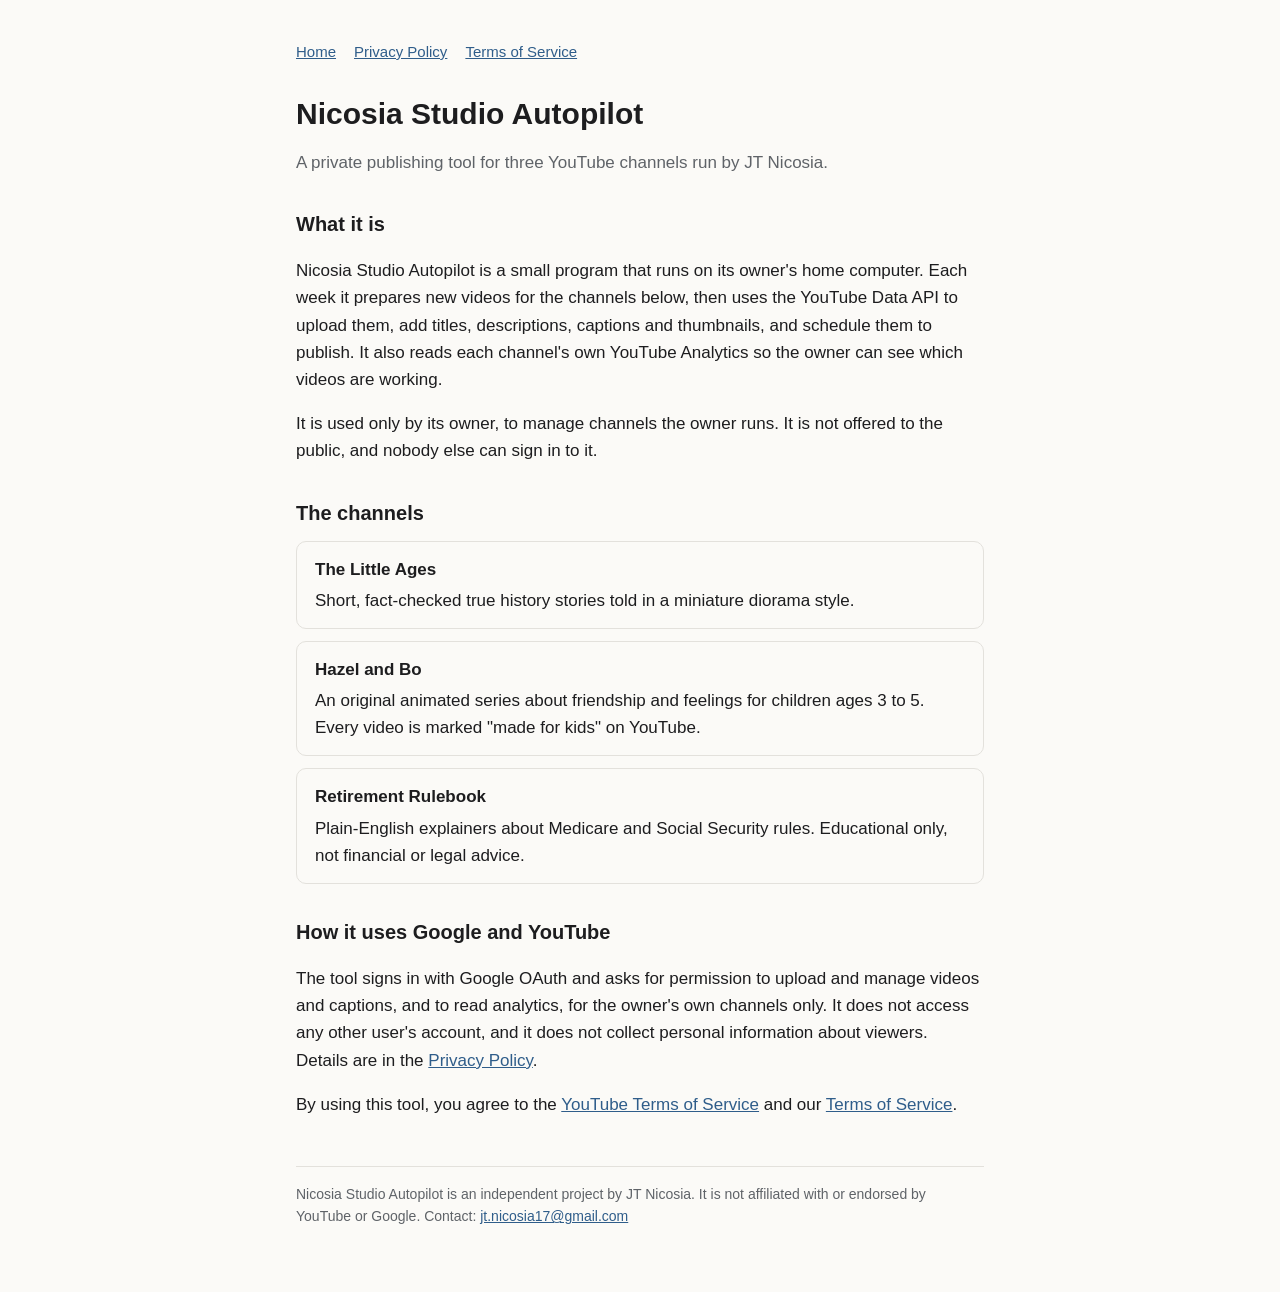
<file: index.html>
<!doctype html>
<html lang="en"><head><meta charset="utf-8"><meta name="viewport" content="width=device-width,initial-scale=1">
<title>Nicosia Studio Autopilot</title>
<meta name="description" content="Nicosia Studio Autopilot is a private publishing tool that uploads and schedules videos to three YouTube channels owned by JT Nicosia.">
<link rel="stylesheet" href="style.css"></head>
<body><main>
<nav><a href="index.html">Home</a><a href="privacy.html">Privacy Policy</a><a href="terms.html">Terms of Service</a></nav>
<h1>Nicosia Studio Autopilot</h1>
<p class="muted">A private publishing tool for three YouTube channels run by JT Nicosia.</p>

<h2>What it is</h2>
<p>Nicosia Studio Autopilot is a small program that runs on its owner's home computer. Each week it prepares new videos for the channels below, then uses the YouTube Data API to upload them, add titles, descriptions, captions and thumbnails, and schedule them to publish. It also reads each channel's own YouTube Analytics so the owner can see which videos are working.</p>
<p>It is used only by its owner, to manage channels the owner runs. It is not offered to the public, and nobody else can sign in to it.</p>

<h2>The channels</h2>
<div class="card"><h3>The Little Ages</h3><p>Short, fact-checked true history stories told in a miniature diorama style.</p></div>
<div class="card"><h3>Hazel and Bo</h3><p>An original animated series about friendship and feelings for children ages 3 to 5. Every video is marked "made for kids" on YouTube.</p></div>
<div class="card"><h3>Retirement Rulebook</h3><p>Plain-English explainers about Medicare and Social Security rules. Educational only, not financial or legal advice.</p></div>

<h2>How it uses Google and YouTube</h2>
<p>The tool signs in with Google OAuth and asks for permission to upload and manage videos and captions, and to read analytics, for the owner's own channels only. It does not access any other user's account, and it does not collect personal information about viewers. Details are in the <a href="privacy.html">Privacy Policy</a>.</p>
<p>By using this tool, you agree to the <a href="https://www.youtube.com/t/terms">YouTube Terms of Service</a> and our <a href="terms.html">Terms of Service</a>.</p>
<footer>Nicosia Studio Autopilot is an independent project by JT Nicosia. It is not affiliated with or endorsed by YouTube or Google. Contact: <a href="mailto:jt.nicosia17@gmail.com">jt.nicosia17@gmail.com</a></footer>
</main></body></html>
</file>
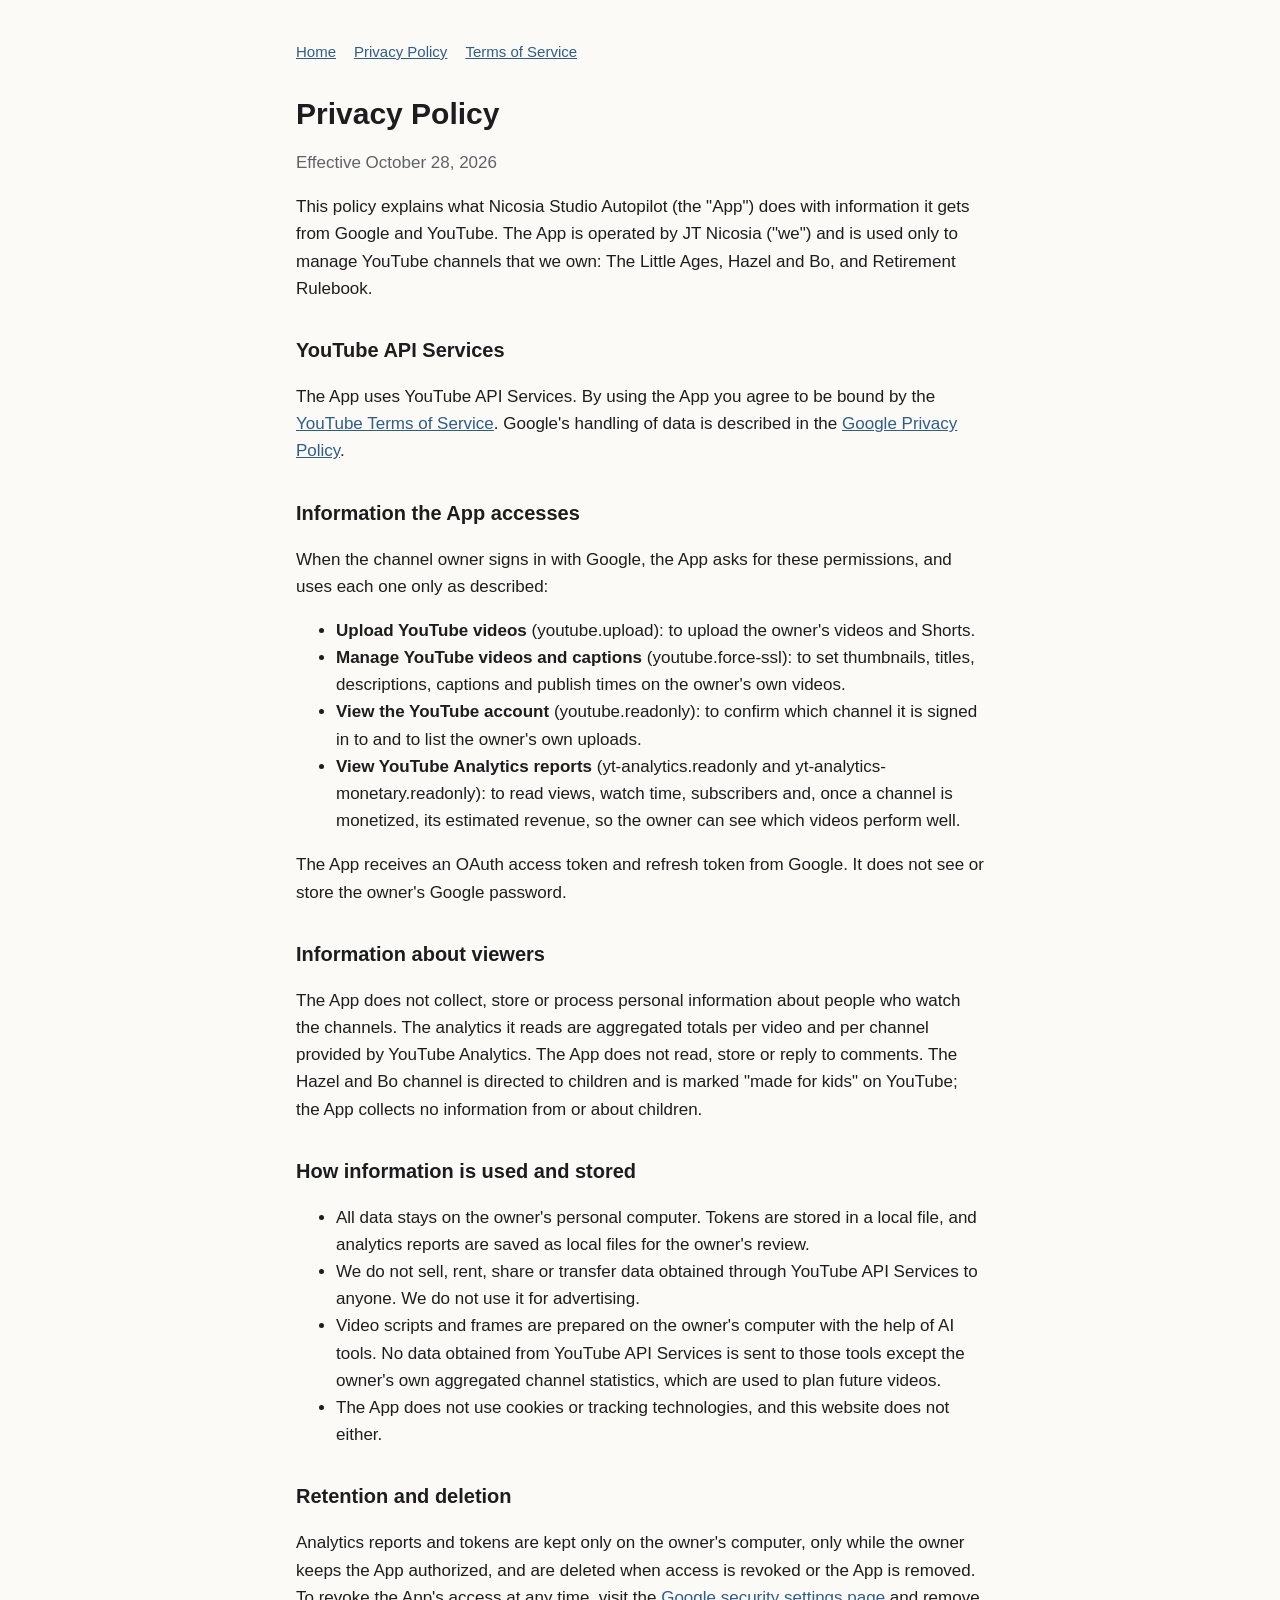
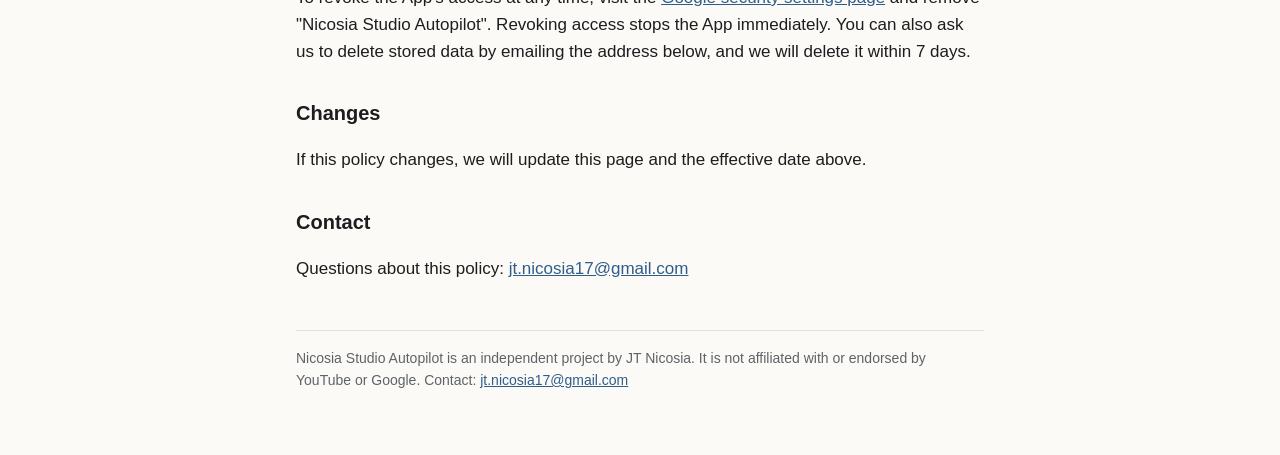
<file: privacy.html>
<!doctype html>
<html lang="en"><head><meta charset="utf-8"><meta name="viewport" content="width=device-width,initial-scale=1">
<title>Privacy Policy</title>
<meta name="description" content="Privacy Policy for Nicosia Studio Autopilot.">
<link rel="stylesheet" href="style.css"></head>
<body><main>
<nav><a href="index.html">Home</a><a href="privacy.html">Privacy Policy</a><a href="terms.html">Terms of Service</a></nav>
<h1>Privacy Policy</h1>
<p class="muted">Effective October 28, 2026</p>

<p>This policy explains what Nicosia Studio Autopilot (the "App") does with information it gets from Google and YouTube. The App is operated by JT Nicosia ("we") and is used only to manage YouTube channels that we own: The Little Ages, Hazel and Bo, and Retirement Rulebook.</p>

<h2>YouTube API Services</h2>
<p>The App uses YouTube API Services. By using the App you agree to be bound by the <a href="https://www.youtube.com/t/terms">YouTube Terms of Service</a>. Google's handling of data is described in the <a href="https://policies.google.com/privacy">Google Privacy Policy</a>.</p>

<h2>Information the App accesses</h2>
<p>When the channel owner signs in with Google, the App asks for these permissions, and uses each one only as described:</p>
<ul>
<li><b>Upload YouTube videos</b> (youtube.upload): to upload the owner's videos and Shorts.</li>
<li><b>Manage YouTube videos and captions</b> (youtube.force-ssl): to set thumbnails, titles, descriptions, captions and publish times on the owner's own videos.</li>
<li><b>View the YouTube account</b> (youtube.readonly): to confirm which channel it is signed in to and to list the owner's own uploads.</li>
<li><b>View YouTube Analytics reports</b> (yt-analytics.readonly and yt-analytics-monetary.readonly): to read views, watch time, subscribers and, once a channel is monetized, its estimated revenue, so the owner can see which videos perform well.</li>
</ul>
<p>The App receives an OAuth access token and refresh token from Google. It does not see or store the owner's Google password.</p>

<h2>Information about viewers</h2>
<p>The App does not collect, store or process personal information about people who watch the channels. The analytics it reads are aggregated totals per video and per channel provided by YouTube Analytics. The App does not read, store or reply to comments. The Hazel and Bo channel is directed to children and is marked "made for kids" on YouTube; the App collects no information from or about children.</p>

<h2>How information is used and stored</h2>
<ul>
<li>All data stays on the owner's personal computer. Tokens are stored in a local file, and analytics reports are saved as local files for the owner's review.</li>
<li>We do not sell, rent, share or transfer data obtained through YouTube API Services to anyone. We do not use it for advertising.</li>
<li>Video scripts and frames are prepared on the owner's computer with the help of AI tools. No data obtained from YouTube API Services is sent to those tools except the owner's own aggregated channel statistics, which are used to plan future videos.</li>
<li>The App does not use cookies or tracking technologies, and this website does not either.</li>
</ul>

<h2>Retention and deletion</h2>
<p>Analytics reports and tokens are kept only on the owner's computer, only while the owner keeps the App authorized, and are deleted when access is revoked or the App is removed. To revoke the App's access at any time, visit the <a href="https://security.google.com/settings/security/permissions">Google security settings page</a> and remove "Nicosia Studio Autopilot". Revoking access stops the App immediately. You can also ask us to delete stored data by emailing the address below, and we will delete it within 7 days.</p>

<h2>Changes</h2>
<p>If this policy changes, we will update this page and the effective date above.</p>

<h2>Contact</h2>
<p>Questions about this policy: <a href="mailto:jt.nicosia17@gmail.com">jt.nicosia17@gmail.com</a></p>
<footer>Nicosia Studio Autopilot is an independent project by JT Nicosia. It is not affiliated with or endorsed by YouTube or Google. Contact: <a href="mailto:jt.nicosia17@gmail.com">jt.nicosia17@gmail.com</a></footer>
</main></body></html>
</file>
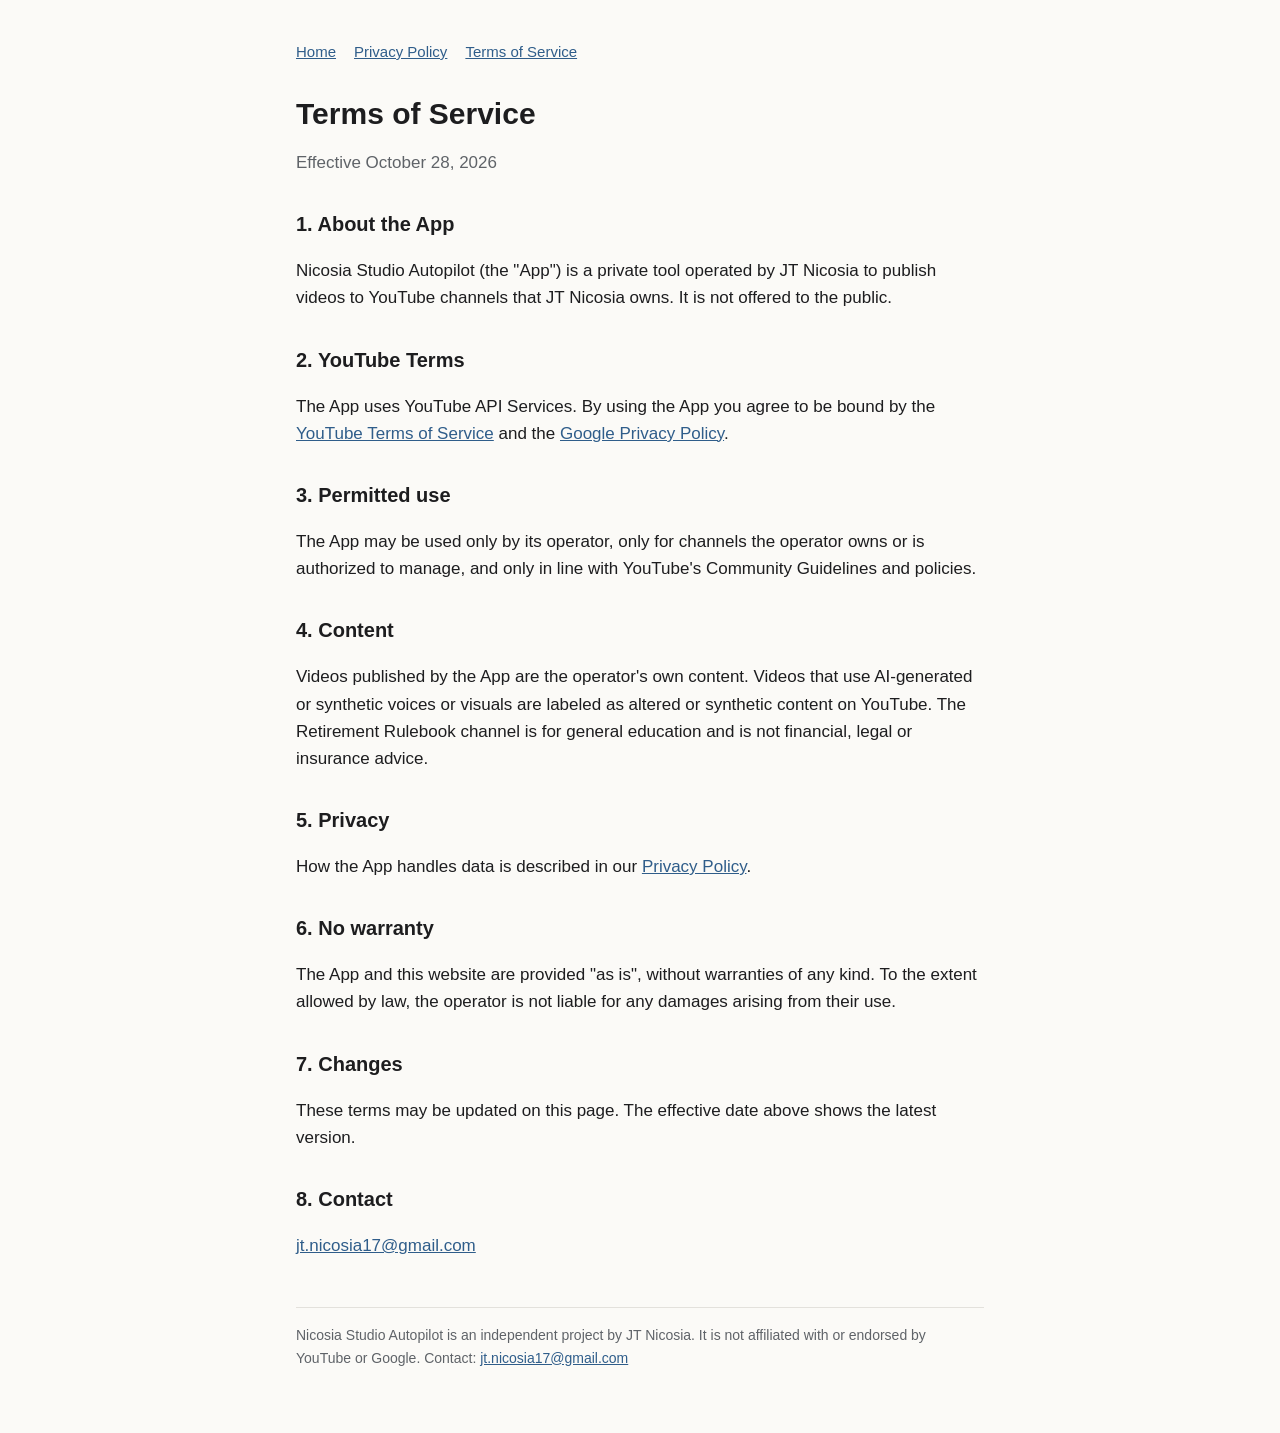
<file: terms.html>
<!doctype html>
<html lang="en"><head><meta charset="utf-8"><meta name="viewport" content="width=device-width,initial-scale=1">
<title>Terms of Service</title>
<meta name="description" content="Terms of Service for Nicosia Studio Autopilot.">
<link rel="stylesheet" href="style.css"></head>
<body><main>
<nav><a href="index.html">Home</a><a href="privacy.html">Privacy Policy</a><a href="terms.html">Terms of Service</a></nav>
<h1>Terms of Service</h1>
<p class="muted">Effective October 28, 2026</p>

<h2>1. About the App</h2>
<p>Nicosia Studio Autopilot (the "App") is a private tool operated by JT Nicosia to publish videos to YouTube channels that JT Nicosia owns. It is not offered to the public.</p>

<h2>2. YouTube Terms</h2>
<p>The App uses YouTube API Services. By using the App you agree to be bound by the <a href="https://www.youtube.com/t/terms">YouTube Terms of Service</a> and the <a href="https://policies.google.com/privacy">Google Privacy Policy</a>.</p>

<h2>3. Permitted use</h2>
<p>The App may be used only by its operator, only for channels the operator owns or is authorized to manage, and only in line with YouTube's Community Guidelines and policies.</p>

<h2>4. Content</h2>
<p>Videos published by the App are the operator's own content. Videos that use AI-generated or synthetic voices or visuals are labeled as altered or synthetic content on YouTube. The Retirement Rulebook channel is for general education and is not financial, legal or insurance advice.</p>

<h2>5. Privacy</h2>
<p>How the App handles data is described in our <a href="privacy.html">Privacy Policy</a>.</p>

<h2>6. No warranty</h2>
<p>The App and this website are provided "as is", without warranties of any kind. To the extent allowed by law, the operator is not liable for any damages arising from their use.</p>

<h2>7. Changes</h2>
<p>These terms may be updated on this page. The effective date above shows the latest version.</p>

<h2>8. Contact</h2>
<p><a href="mailto:jt.nicosia17@gmail.com">jt.nicosia17@gmail.com</a></p>
<footer>Nicosia Studio Autopilot is an independent project by JT Nicosia. It is not affiliated with or endorsed by YouTube or Google. Contact: <a href="mailto:jt.nicosia17@gmail.com">jt.nicosia17@gmail.com</a></footer>
</main></body></html>
</file>
<file: style.css>
:root{--bg:#fbfaf7;--fg:#1d1d1f;--muted:#5f6368;--line:#e3e1dc;--accent:#2f5d8a}
@media (prefers-color-scheme:dark){:root{--bg:#141414;--fg:#ececec;--muted:#a0a0a0;--line:#2c2c2c;--accent:#8ab4e0}}
*{box-sizing:border-box}
body{margin:0;background:var(--bg);color:var(--fg);font:17px/1.6 -apple-system,BlinkMacSystemFont,"Segoe UI",Roboto,Helvetica,Arial,sans-serif}
main{max-width:720px;margin:0 auto;padding:40px 16px 64px}
nav{display:flex;gap:18px;flex-wrap:wrap;font-size:15px;margin-bottom:32px}
a{color:var(--accent)}
h1{font-size:30px;line-height:1.2;margin:0 0 8px}
h2{font-size:20px;margin:32px 0 8px}
.muted{color:var(--muted)}
.card{border:1px solid var(--line);border-radius:10px;padding:14px 18px;margin:12px 0}
.card h3{margin:0 0 4px;font-size:17px}
.card p{margin:0}
footer{margin-top:48px;padding-top:16px;border-top:1px solid var(--line);font-size:14px;color:var(--muted)}
</file>
